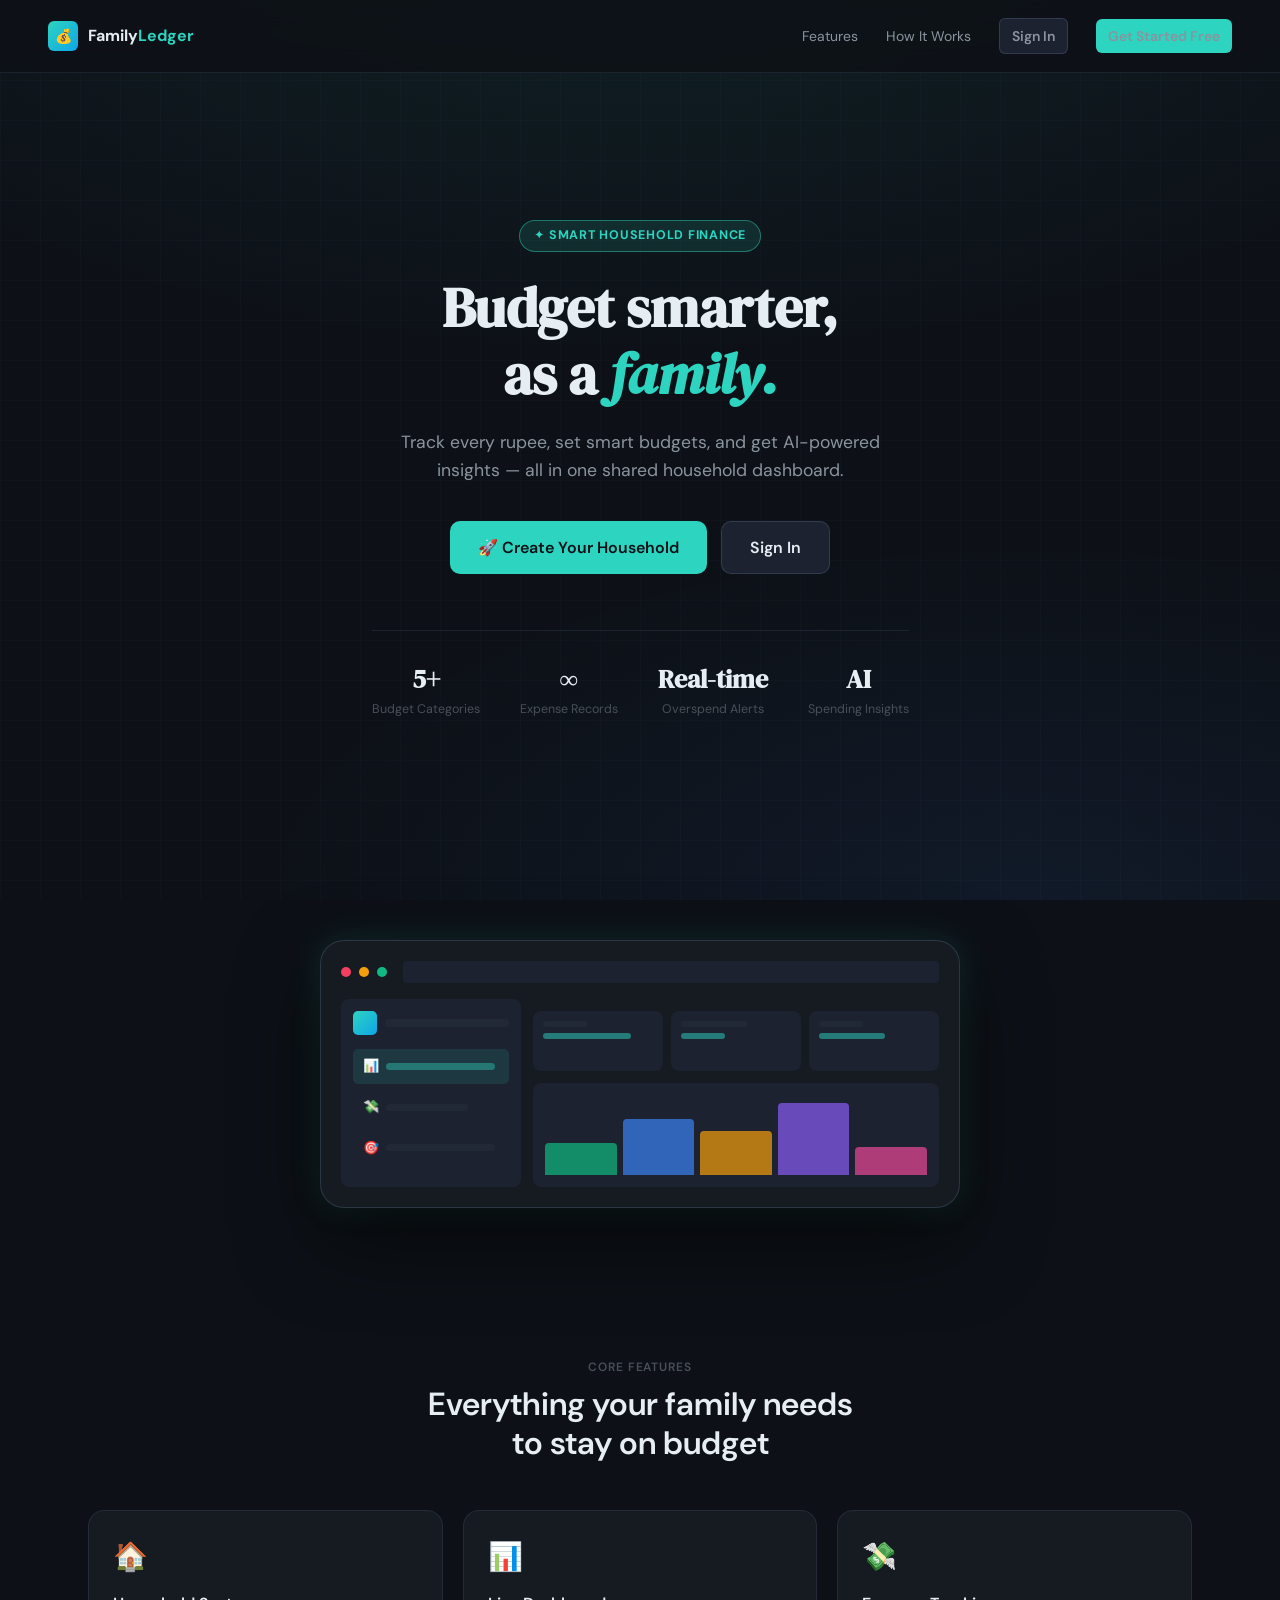
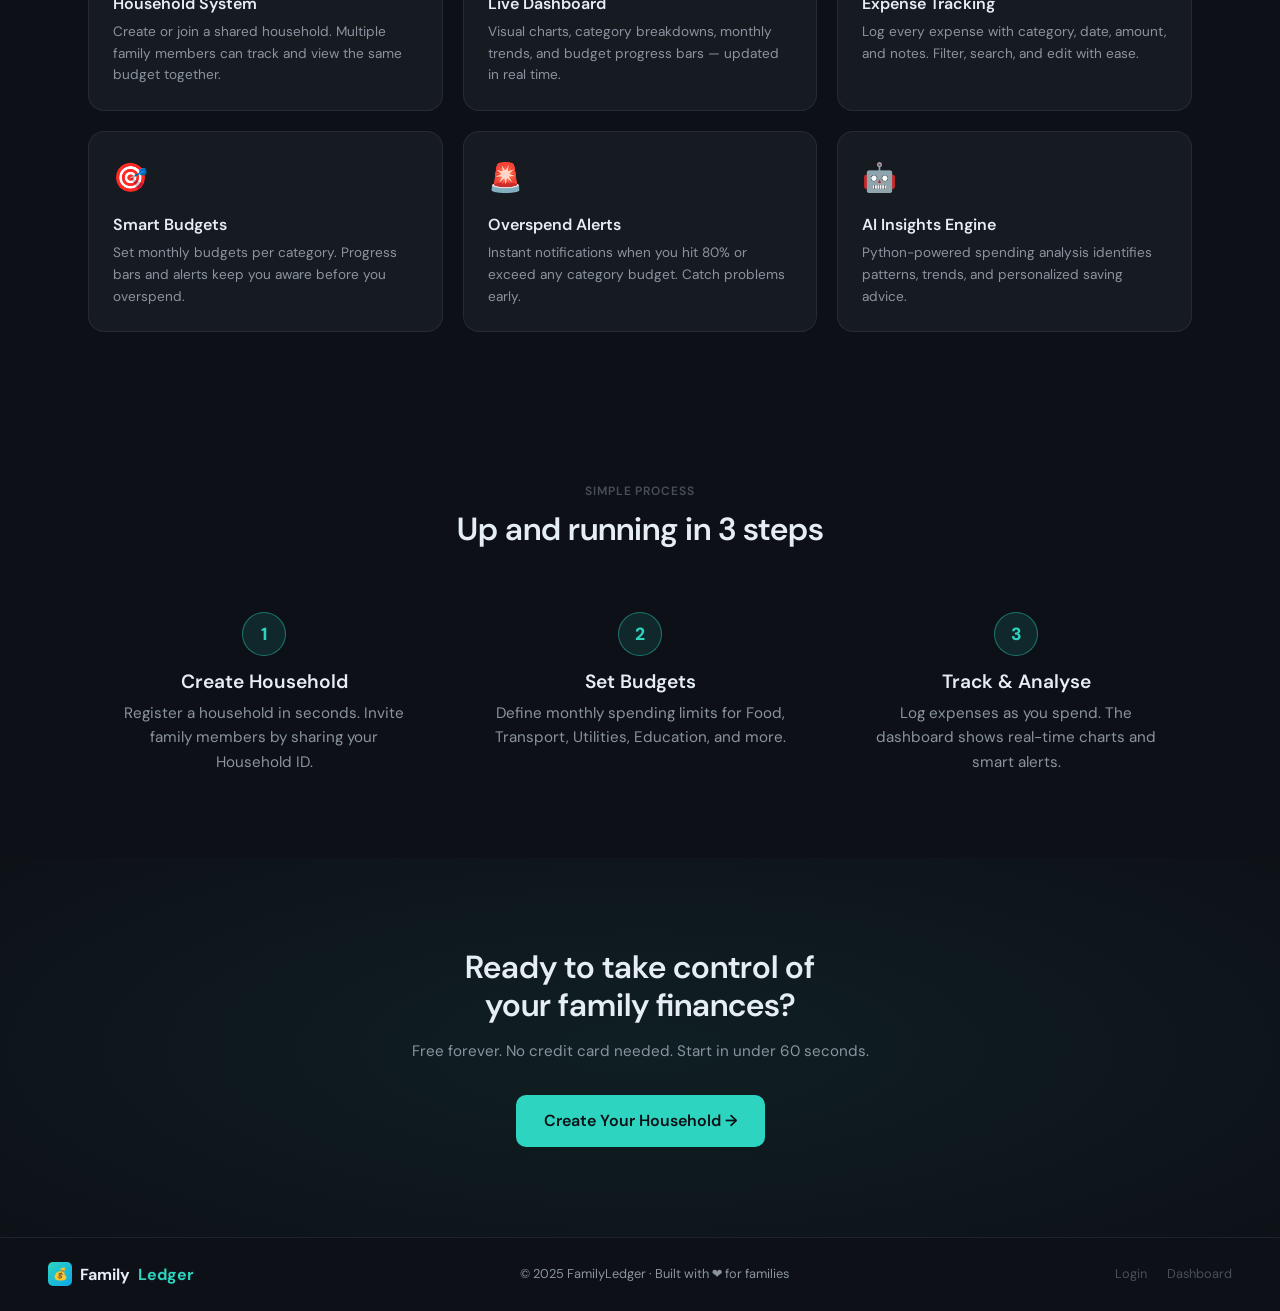
<file: index.html>
<!DOCTYPE html>
<html lang="en">
<head>
  <meta charset="UTF-8" />
  <meta name="viewport" content="width=device-width, initial-scale=1.0" />
  <title>FamilyLedger — Smart Family Budget Planner</title>
  <link rel="stylesheet" href="css/style.css" />
  <style>
    .screenshot-mockup {
      background: var(--bg-surface); border: 1px solid var(--border-default);
      border-radius: var(--radius-xl); padding: 20px;
      box-shadow: 0 32px 80px rgba(0,0,0,0.6), var(--shadow-accent);
      max-width: 640px; margin: 40px auto 0;
    }
    .mock-topbar { display:flex; align-items:center; gap:8px; margin-bottom:16px; }
    .mock-dot    { width:10px;height:10px;border-radius:50%; }
    .mock-bars { display:grid; grid-template-columns:repeat(5,1fr); gap:6px; height:80px; align-items:flex-end; }
    .mock-bar  { border-radius:4px 4px 0 0; background: var(--accent); opacity:0.7; }
    .mock-cards{ display:grid;grid-template-columns:repeat(3,1fr);gap:8px;margin-top:12px; }
    .mock-card { background:var(--bg-elevated);border-radius:8px;padding:10px;height:60px; }
    .mock-line { height:6px;background:var(--bg-overlay);border-radius:4px;margin-bottom:6px; }
    .mock-line.w60{width:60%} .mock-line.w80{width:80%} .mock-line.w40{width:40%} .mock-line.accent{background:var(--accent);opacity:0.5;}
    .how-steps { display:grid;grid-template-columns:repeat(3,1fr);gap:24px;margin-top:40px; }
    .how-step  { text-align:center;padding:24px; }
    .how-step .step-num { width:44px;height:44px;border-radius:50%;background:var(--accent-dim);border:1px solid var(--border-accent);color:var(--accent);font-weight:800;font-size:1.1rem;display:flex;align-items:center;justify-content:center;margin:0 auto 14px; }
    .how-step h3 { margin-bottom:8px; }
    @media(max-width:768px){.how-steps,.features-grid{grid-template-columns:1fr}}
  </style>
</head>
<body class="landing-body">

<!-- ─── Navigation ──────────────────────────────────────────── -->
<nav class="landing-nav">
  <div class="nav-logo">
    <div class="logo-icon">💰</div>
    <span>Family<span style="color:var(--accent)">Ledger</span></span>
  </div>
  <div class="nav-links">
    <a href="#features">Features</a>
    <a href="#how">How It Works</a>
    <a href="login.html" class="btn btn-secondary btn-sm">Sign In</a>
    <a href="login.html?tab=create" class="btn btn-primary btn-sm">Get Started Free</a>
  </div>
</nav>

<!-- ─── Hero ─────────────────────────────────────────────────── -->
<section class="hero">
  <div class="hero-bg"></div>
  <div class="hero-grid"></div>
  <div class="hero-content">
    <div class="hero-eyebrow">✦ Smart Household Finance</div>
    <h1>Budget smarter,<br>as a <span>family.</span></h1>
    <p>Track every rupee, set smart budgets, and get AI-powered insights — all in one shared household dashboard.</p>
    <div class="hero-cta">
      <a href="login.html?tab=create" class="btn btn-primary btn-lg">🚀 Create Your Household</a>
      <a href="login.html" class="btn btn-secondary btn-lg">Sign In</a>
    </div>

    <div class="hero-stats">
      <div class="hero-stat"><div class="s-value">5+</div><div class="s-label">Budget Categories</div></div>
      <div class="hero-stat"><div class="s-value">∞</div><div class="s-label">Expense Records</div></div>
      <div class="hero-stat"><div class="s-value">Real-time</div><div class="s-label">Overspend Alerts</div></div>
      <div class="hero-stat"><div class="s-value">AI</div><div class="s-label">Spending Insights</div></div>
    </div>
  </div>
</section>

<!-- ─── Dashboard Preview ───────────────────────────────────── -->
<div style="padding:0 48px 60px;max-width:900px;margin:0 auto;">
  <div class="screenshot-mockup">
    <div class="mock-topbar">
      <div class="mock-dot" style="background:#f43f5e"></div>
      <div class="mock-dot" style="background:#f59e0b"></div>
      <div class="mock-dot" style="background:#10b981"></div>
      <div style="flex:1;height:22px;background:var(--bg-elevated);border-radius:4px;margin-left:8px"></div>
    </div>
    <div style="display:flex;gap:12px">
      <div style="width:180px;background:var(--bg-elevated);border-radius:8px;padding:12px;flex-shrink:0">
        <div style="display:flex;align-items:center;gap:8px;margin-bottom:14px">
          <div style="width:24px;height:24px;background:linear-gradient(135deg,var(--accent),#0ea5e9);border-radius:5px"></div>
          <div class="mock-line w80" style="height:8px;margin:0"></div>
        </div>
        <div style="display:flex;flex-direction:column;gap:6px">
          <div style="background:var(--accent-dim);border-radius:5px;padding:7px 10px;display:flex;align-items:center;gap:7px"><span style="font-size:13px">📊</span><div class="mock-line w80" style="margin:0;height:7px;background:var(--accent);opacity:0.4"></div></div>
          <div style="padding:7px 10px;display:flex;align-items:center;gap:7px"><span style="font-size:13px">💸</span><div class="mock-line w60" style="margin:0;height:7px"></div></div>
          <div style="padding:7px 10px;display:flex;align-items:center;gap:7px"><span style="font-size:13px">🎯</span><div class="mock-line w80" style="margin:0;height:7px"></div></div>
        </div>
      </div>
      <div style="flex:1">
        <div class="mock-cards" style="margin-bottom:12px">
          <div class="mock-card"><div class="mock-line w40"></div><div class="mock-line w80 accent"></div></div>
          <div class="mock-card"><div class="mock-line w60"></div><div class="mock-line w40 accent"></div></div>
          <div class="mock-card"><div class="mock-line w40"></div><div class="mock-line w60 accent"></div></div>
        </div>
        <div style="background:var(--bg-elevated);border-radius:8px;padding:12px">
          <div class="mock-bars">
            <div class="mock-bar" style="height:40%;background:#10b981"></div>
            <div class="mock-bar" style="height:70%;background:#3b82f6"></div>
            <div class="mock-bar" style="height:55%;background:#f59e0b"></div>
            <div class="mock-bar" style="height:90%;background:#8b5cf6"></div>
            <div class="mock-bar" style="height:35%;background:#ec4899"></div>
          </div>
        </div>
      </div>
    </div>
  </div>
</div>

<!-- ─── Features ─────────────────────────────────────────────── -->
<section class="features-section" id="features">
  <div class="section-label label">Core Features</div>
  <h2>Everything your family needs<br>to stay on budget</h2>
  <div class="features-grid">
    <div class="feature-card">
      <div class="feature-icon">🏠</div>
      <h3>Household System</h3>
      <p>Create or join a shared household. Multiple family members can track and view the same budget together.</p>
    </div>
    <div class="feature-card">
      <div class="feature-icon">📊</div>
      <h3>Live Dashboard</h3>
      <p>Visual charts, category breakdowns, monthly trends, and budget progress bars — updated in real time.</p>
    </div>
    <div class="feature-card">
      <div class="feature-icon">💸</div>
      <h3>Expense Tracking</h3>
      <p>Log every expense with category, date, amount, and notes. Filter, search, and edit with ease.</p>
    </div>
    <div class="feature-card">
      <div class="feature-icon">🎯</div>
      <h3>Smart Budgets</h3>
      <p>Set monthly budgets per category. Progress bars and alerts keep you aware before you overspend.</p>
    </div>
    <div class="feature-card">
      <div class="feature-icon">🚨</div>
      <h3>Overspend Alerts</h3>
      <p>Instant notifications when you hit 80% or exceed any category budget. Catch problems early.</p>
    </div>
    <div class="feature-card">
      <div class="feature-icon">🤖</div>
      <h3>AI Insights Engine</h3>
      <p>Python-powered spending analysis identifies patterns, trends, and personalized saving advice.</p>
    </div>
  </div>
</section>

<!-- ─── How It Works ──────────────────────────────────────────── -->
<section style="padding:60px 48px;max-width:1200px;margin:0 auto" id="how">
  <div class="section-label label" style="text-align:center;margin-bottom:8px">Simple Process</div>
  <h2 style="text-align:center">Up and running in 3 steps</h2>
  <div class="how-steps">
    <div class="how-step">
      <div class="step-num">1</div>
      <h3>Create Household</h3>
      <p>Register a household in seconds. Invite family members by sharing your Household ID.</p>
    </div>
    <div class="how-step">
      <div class="step-num">2</div>
      <h3>Set Budgets</h3>
      <p>Define monthly spending limits for Food, Transport, Utilities, Education, and more.</p>
    </div>
    <div class="how-step">
      <div class="step-num">3</div>
      <h3>Track & Analyse</h3>
      <p>Log expenses as you spend. The dashboard shows real-time charts and smart alerts.</p>
    </div>
  </div>
</section>

<!-- ─── CTA ───────────────────────────────────────────────────── -->
<section class="cta-section">
  <h2>Ready to take control of<br>your family finances?</h2>
  <p>Free forever. No credit card needed. Start in under 60 seconds.</p>
  <a href="login.html?tab=create" class="btn btn-primary btn-lg">Create Your Household →</a>
</section>

<!-- ─── Footer ────────────────────────────────────────────────── -->
<footer class="landing-footer">
  <div style="display:flex;align-items:center;gap:8px;font-weight:700">
    <div style="width:24px;height:24px;background:linear-gradient(135deg,var(--accent),#0ea5e9);border-radius:5px;display:flex;align-items:center;justify-content:center;font-size:12px">💰</div>
    Family<span style="color:var(--accent)">Ledger</span>
  </div>
  <p>© 2025 FamilyLedger · Built with ❤️ for families</p>
  <div style="display:flex;gap:20px">
    <a href="login.html" style="font-size:0.8rem;color:var(--text-muted)">Login</a>
    <a href="dashboard.html" style="font-size:0.8rem;color:var(--text-muted)">Dashboard</a>
  </div>
</footer>

</body>
</html>
</file>
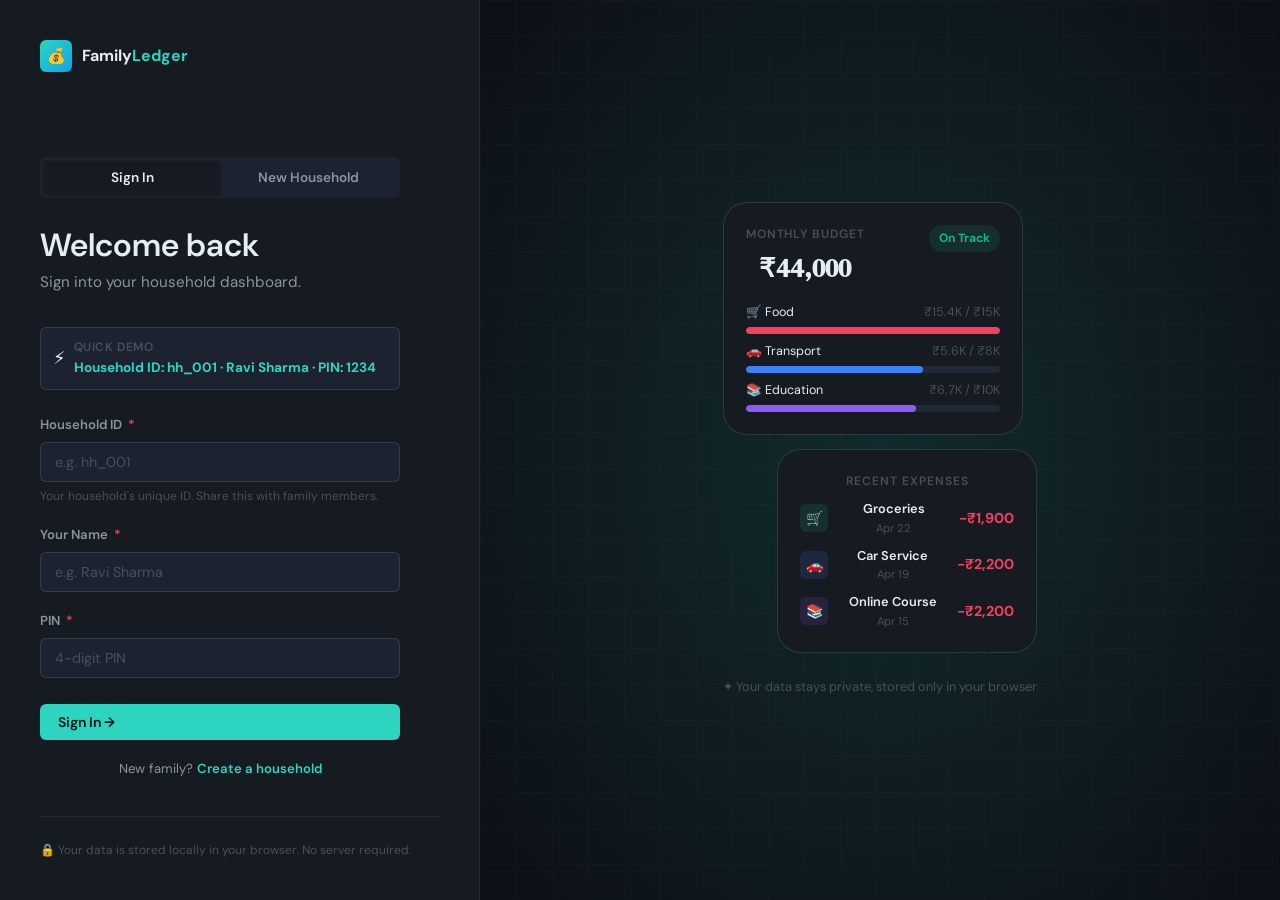
<file: login.html>
<!DOCTYPE html>
<html lang="en">
<head>
  <meta charset="UTF-8" />
  <meta name="viewport" content="width=device-width, initial-scale=1.0" />
  <title>Sign In — FamilyLedger</title>
  <link rel="stylesheet" href="css/style.css" />
  <style>
    .demo-pill {
      display:flex;align-items:center;gap:8px;
      background:var(--bg-elevated);border:1px solid var(--border-default);
      border-radius:var(--radius-sm);padding:10px 12px;
      margin-bottom:24px;cursor:pointer;transition:var(--transition);
    }
    .demo-pill:hover{border-color:var(--border-accent);background:var(--accent-dim)}
    .demo-pill .dp-label{font-size:0.75rem;color:var(--text-muted);font-weight:600;letter-spacing:0.05em;text-transform:uppercase}
    .demo-pill .dp-val{font-size:0.85rem;color:var(--accent);font-weight:700}
    .demo-pill .dp-icon{font-size:18px;flex-shrink:0}
    .floating-card {
      background:var(--bg-surface);border:1px solid var(--border-default);
      border-radius:var(--radius-xl);padding:22px;margin-bottom:14px;
      animation:float 6s ease-in-out infinite;
    }
    @keyframes float{0%,100%{transform:translateY(0)}50%{transform:translateY(-10px)}}
    .floating-card2{animation-delay:-3s;animation:float2 7s ease-in-out infinite}
    @keyframes float2{0%,100%{transform:translateY(0)}50%{transform:translateY(-8px)}}
  </style>
</head>
<body style="margin:0">
<div class="auth-page">

  <!-- ─── Left Panel: Auth Form ─────────────────────────────── -->
  <div class="auth-side">
    <a href="index.html" class="auth-logo">
      <div class="logo-icon">💰</div>
      <span>Family<span style="color:var(--accent)">Ledger</span></span>
    </a>

    <div class="auth-form-wrap">
      <!-- Tabs -->
      <div class="tabs" style="margin-bottom:28px">
        <button class="tab-btn active" id="tab-login" onclick="switchTab('login')">Sign In</button>
        <button class="tab-btn" id="tab-create" onclick="switchTab('create')">New Household</button>
      </div>

      <!-- ─── Login Tab ────────────────────────────────────── -->
      <div class="tab-content active" id="tab-login-content">
        <h2>Welcome back</h2>
        <p class="auth-sub">Sign into your household dashboard.</p>

        <!-- Demo Credentials -->
        <div class="demo-pill" onclick="fillDemo()">
          <span class="dp-icon">⚡</span>
          <div>
            <div class="dp-label">Quick Demo</div>
            <div class="dp-val">Household ID: hh_001 · Ravi Sharma · PIN: 1234</div>
          </div>
        </div>

        <div class="form-group">
          <label class="form-label" for="login-hh-id">Household ID <span class="required">*</span></label>
          <input class="form-input" id="login-hh-id" type="text" placeholder="e.g. hh_001" autocomplete="off" />
          <div class="form-hint">Your household's unique ID. Share this with family members.</div>
        </div>
        <div class="form-group">
          <label class="form-label" for="login-name">Your Name <span class="required">*</span></label>
          <input class="form-input" id="login-name" type="text" placeholder="e.g. Ravi Sharma" autocomplete="name" />
        </div>
        <div class="form-group">
          <label class="form-label" for="login-pin">PIN <span class="required">*</span></label>
          <input class="form-input" id="login-pin" type="password" placeholder="4-digit PIN" maxlength="8" autocomplete="current-password" />
        </div>
        <div id="login-error" class="form-error hidden"></div>
        <button class="btn btn-primary w-full" id="login-btn" style="margin-top:8px" onclick="handleLogin()">
          Sign In →
        </button>
        <p style="text-align:center;margin-top:18px;font-size:0.82rem">
          New family? <a href="#" onclick="switchTab('create')" style="color:var(--accent);font-weight:600">Create a household</a>
        </p>
      </div>

      <!-- ─── Create Household Tab ─────────────────────────── -->
      <div class="tab-content" id="tab-create-content">
        <h2>Create Household</h2>
        <p class="auth-sub">Set up your family's shared budget space.</p>

        <div class="form-group">
          <label class="form-label" for="create-hh-name">Household Name <span class="required">*</span></label>
          <input class="form-input" id="create-hh-name" type="text" placeholder="e.g. The Sharma Family" />
        </div>
        <div class="form-group">
          <label class="form-label" for="create-your-name">Your Name <span class="required">*</span></label>
          <input class="form-input" id="create-your-name" type="text" placeholder="e.g. Ravi Sharma" autocomplete="name" />
        </div>
        <div class="form-group">
          <label class="form-label" for="create-pin">Set PIN <span class="required">*</span></label>
          <input class="form-input" id="create-pin" type="password" placeholder="Min. 4 digits" maxlength="8" />
          <div class="form-hint">All household members will use this PIN to log in.</div>
        </div>
        <div id="create-error" class="form-error hidden"></div>
        <button class="btn btn-primary w-full" style="margin-top:8px" onclick="handleCreate()">
          Create Household →
        </button>
        <p style="text-align:center;margin-top:18px;font-size:0.82rem">
          Already have one? <a href="#" onclick="switchTab('login')" style="color:var(--accent);font-weight:600">Sign in</a>
        </p>
      </div>

    </div>

    <div style="margin-top:auto;padding-top:24px;border-top:1px solid var(--border-subtle)">
      <p style="font-size:0.75rem;color:var(--text-muted)">
        🔒 Your data is stored locally in your browser. No server required.
      </p>
    </div>
  </div>

  <!-- ─── Right Panel: Visual ───────────────────────────────── -->
  <div class="auth-visual">
    <div style="position:absolute;inset:0;background:radial-gradient(ellipse 70% 70% at 50% 50%,rgba(45,212,191,0.06),transparent)"></div>
    <div style="position:absolute;inset:0;background-image:linear-gradient(rgba(99,119,147,0.04) 1px,transparent 1px),linear-gradient(90deg,rgba(99,119,147,0.04) 1px,transparent 1px);background-size:36px 36px"></div>

    <div class="av-content">
      <!-- Mini dashboard preview cards -->
      <div class="floating-card" style="width:300px">
        <div style="display:flex;justify-content:space-between;align-items:flex-start;margin-bottom:14px">
          <div>
            <div class="label" style="margin-bottom:4px">Monthly Budget</div>
            <div style="font-size:1.6rem;font-weight:800;font-family:var(--font-display)">₹44,000</div>
          </div>
          <div style="background:var(--green-dim);color:var(--green);font-size:0.75rem;font-weight:700;padding:4px 10px;border-radius:100px">On Track</div>
        </div>
        <div style="display:flex;flex-direction:column;gap:8px">
          <div>
            <div style="display:flex;justify-content:space-between;margin-bottom:4px">
              <span style="font-size:0.78rem">🛒 Food</span>
              <span style="font-size:0.78rem;color:var(--text-muted)">₹15.4K / ₹15K</span>
            </div>
            <div class="progress-track"><div class="progress-fill over" style="width:100%"></div></div>
          </div>
          <div>
            <div style="display:flex;justify-content:space-between;margin-bottom:4px">
              <span style="font-size:0.78rem">🚗 Transport</span>
              <span style="font-size:0.78rem;color:var(--text-muted)">₹5.6K / ₹8K</span>
            </div>
            <div class="progress-track"><div class="progress-fill" style="width:70%;--fill-color:#3b82f6"></div></div>
          </div>
          <div>
            <div style="display:flex;justify-content:space-between;margin-bottom:4px">
              <span style="font-size:0.78rem">📚 Education</span>
              <span style="font-size:0.78rem;color:var(--text-muted)">₹6.7K / ₹10K</span>
            </div>
            <div class="progress-track"><div class="progress-fill" style="width:67%;--fill-color:#8b5cf6"></div></div>
          </div>
        </div>
      </div>

      <div class="floating-card floating-card2" style="width:260px;margin-left:auto">
        <div class="label" style="margin-bottom:8px">Recent Expenses</div>
        <div style="display:flex;flex-direction:column;gap:8px">
          <div style="display:flex;align-items:center;gap:8px">
            <div style="width:28px;height:28px;background:#10b98122;border-radius:6px;display:flex;align-items:center;justify-content:center;font-size:14px">🛒</div>
            <div style="flex:1"><div style="font-size:0.8rem;font-weight:600">Groceries</div><div style="font-size:0.7rem;color:var(--text-muted)">Apr 22</div></div>
            <div style="font-size:0.9rem;font-weight:700;color:var(--red)">−₹1,900</div>
          </div>
          <div style="display:flex;align-items:center;gap:8px">
            <div style="width:28px;height:28px;background:#3b82f622;border-radius:6px;display:flex;align-items:center;justify-content:center;font-size:14px">🚗</div>
            <div style="flex:1"><div style="font-size:0.8rem;font-weight:600">Car Service</div><div style="font-size:0.7rem;color:var(--text-muted)">Apr 19</div></div>
            <div style="font-size:0.9rem;font-weight:700;color:var(--red)">−₹2,200</div>
          </div>
          <div style="display:flex;align-items:center;gap:8px">
            <div style="width:28px;height:28px;background:#8b5cf622;border-radius:6px;display:flex;align-items:center;justify-content:center;font-size:14px">📚</div>
            <div style="flex:1"><div style="font-size:0.8rem;font-weight:600">Online Course</div><div style="font-size:0.7rem;color:var(--text-muted)">Apr 15</div></div>
            <div style="font-size:0.9rem;font-weight:700;color:var(--red)">−₹2,200</div>
          </div>
        </div>
      </div>

      <div style="margin-top:24px;text-align:center">
        <p style="font-size:0.8rem;color:var(--text-muted)">✦ Your data stays private, stored only in your browser</p>
      </div>
    </div>
  </div>
</div>

<script src="js/auth.js"></script>
<script>
  // Check if we should default to create tab
  const params = new URLSearchParams(window.location.search);
  if (params.get('tab') === 'create') switchTab('create');

  Auth.redirectIfAuthed();

  function switchTab(tab) {
    ['login', 'create'].forEach(t => {
      document.getElementById(`tab-${t}`).classList.toggle('active', t === tab);
      document.getElementById(`tab-${t}-content`).classList.toggle('active', t === tab);
    });
  }

  function fillDemo() {
    document.getElementById('login-hh-id').value = 'hh_001';
    document.getElementById('login-name').value  = 'Ravi Sharma';
    document.getElementById('login-pin').value   = '1234';
  }

  async function handleLogin() {
    const btn = document.getElementById('login-btn');
    const errEl = document.getElementById('login-error');
    errEl.classList.add('hidden');
    btn.textContent = 'Signing in…'; btn.disabled = true;
    try {
      await DB.init();
      await Auth.login(
        document.getElementById('login-hh-id').value.trim(),
        document.getElementById('login-name').value.trim(),
        document.getElementById('login-pin').value
      );
      window.location.href = 'dashboard.html';
    } catch (e) {
      errEl.textContent = e.message;
      errEl.classList.remove('hidden');
      btn.textContent = 'Sign In →'; btn.disabled = false;
    }
  }

  async function handleCreate() {
    const errEl = document.getElementById('create-error');
    errEl.classList.add('hidden');
    try {
      await DB.init();
      await Auth.createHousehold(
        document.getElementById('create-hh-name').value,
        document.getElementById('create-your-name').value,
        document.getElementById('create-pin').value
      );
      window.location.href = 'dashboard.html';
    } catch (e) {
      errEl.textContent = e.message;
      errEl.classList.remove('hidden');
    }
  }

  // Allow Enter key submit
  document.addEventListener('keydown', e => {
    if (e.key === 'Enter') {
      const activeTab = document.querySelector('.tab-content.active');
      if (activeTab.id === 'tab-login-content') handleLogin();
      else handleCreate();
    }
  });
</script>
</body>
</html>
</file>
<file: css/style.css>
/* ============================================================
   Family Budget Planner — Global Stylesheet
   Design System: Refined Financial SaaS
   Aesthetic: Premium dark slate + teal accent
   ============================================================ */

@import url('https://fonts.googleapis.com/css2?family=DM+Serif+Display:ital@0;1&family=DM+Sans:ital,opsz,wght@0,9..40,300;0,9..40,400;0,9..40,500;0,9..40,600;1,9..40,400&display=swap');

/* ─── CSS Variables ─────────────────────────────────────────── */
:root {
  --bg-base:        #0d1117;
  --bg-surface:     #161b22;
  --bg-elevated:    #1c2230;
  --bg-overlay:     #212836;

  --border-subtle:  rgba(99,119,147,0.18);
  --border-default: rgba(99,119,147,0.30);
  --border-accent:  rgba(45,212,191,0.45);

  --text-primary:   #e6edf3;
  --text-secondary: #8b949e;
  --text-muted:     #484f58;
  --text-inverse:   #0d1117;

  --accent:         #2dd4bf;       /* teal */
  --accent-dim:     rgba(45,212,191,0.12);
  --accent-glow:    rgba(45,212,191,0.25);

  --green:          #10b981;
  --green-dim:      rgba(16,185,129,0.12);
  --red:            #f43f5e;
  --red-dim:        rgba(244,63,94,0.12);
  --amber:          #f59e0b;
  --amber-dim:      rgba(245,158,11,0.12);
  --blue:           #3b82f6;
  --blue-dim:       rgba(59,130,246,0.12);
  --purple:         #8b5cf6;
  --purple-dim:     rgba(139,92,246,0.12);
  --pink:           #ec4899;
  --pink-dim:       rgba(236,72,153,0.12);

  --font-display:   'DM Serif Display', Georgia, serif;
  --font-body:      'DM Sans', system-ui, sans-serif;

  --radius-sm:      6px;
  --radius-md:      10px;
  --radius-lg:      16px;
  --radius-xl:      24px;

  --shadow-sm:      0 1px 3px rgba(0,0,0,0.4);
  --shadow-md:      0 4px 16px rgba(0,0,0,0.5);
  --shadow-lg:      0 12px 40px rgba(0,0,0,0.6);
  --shadow-accent:  0 0 32px rgba(45,212,191,0.15);

  --sidebar-w:      240px;
  --topbar-h:       64px;
  --transition:     all 0.2s cubic-bezier(0.4,0,0.2,1);
}

/* ─── Reset ─────────────────────────────────────────────────── */
*, *::before, *::after { box-sizing: border-box; margin: 0; padding: 0; }
html { font-size: 16px; scroll-behavior: smooth; }
body {
  font-family: var(--font-body);
  background: var(--bg-base);
  color: var(--text-primary);
  line-height: 1.6;
  min-height: 100vh;
  -webkit-font-smoothing: antialiased;
}
a { color: inherit; text-decoration: none; }
button { cursor: pointer; font-family: inherit; }
input, select, textarea { font-family: inherit; }
img { max-width: 100%; }
ul { list-style: none; }

/* ─── Typography ─────────────────────────────────────────────── */
h1, h2, h3, h4, h5 { line-height: 1.2; font-weight: 600; }
h1 { font-family: var(--font-display); font-size: clamp(2rem, 5vw, 3.5rem); }
h2 { font-size: clamp(1.4rem, 3vw, 2rem); }
h3 { font-size: 1.2rem; }
h4 { font-size: 1rem; }
p  { color: var(--text-secondary); font-size: 0.95rem; }
.label { font-size: 0.75rem; font-weight: 600; letter-spacing: 0.08em; text-transform: uppercase; color: var(--text-muted); }
.mono  { font-family: 'DM Mono', 'Courier New', monospace; }

/* ─── Layout Shell ───────────────────────────────────────────── */
.app-shell {
  display: flex;
  min-height: 100vh;
}

/* ─── Sidebar ────────────────────────────────────────────────── */
.sidebar {
  width: var(--sidebar-w);
  background: var(--bg-surface);
  border-right: 1px solid var(--border-subtle);
  display: flex;
  flex-direction: column;
  position: fixed;
  top: 0; left: 0;
  height: 100vh;
  z-index: 100;
  transition: var(--transition);
  overflow: hidden;
}
.sidebar-logo {
  display: flex;
  align-items: center;
  gap: 10px;
  padding: 20px 20px 16px;
  border-bottom: 1px solid var(--border-subtle);
}
.sidebar-logo .logo-icon {
  width: 34px; height: 34px;
  background: linear-gradient(135deg, var(--accent), #0ea5e9);
  border-radius: var(--radius-sm);
  display: flex; align-items: center; justify-content: center;
  font-size: 16px; flex-shrink: 0;
}
.sidebar-logo .logo-text { font-weight: 700; font-size: 0.88rem; line-height: 1.2; }
.sidebar-logo .logo-text span { color: var(--accent); }

.sidebar-nav { flex: 1; padding: 12px 10px; overflow-y: auto; }
.nav-section { margin-bottom: 20px; }
.nav-section-label {
  font-size: 0.68rem; font-weight: 700; letter-spacing: 0.1em;
  text-transform: uppercase; color: var(--text-muted);
  padding: 0 10px; margin-bottom: 4px;
}
.nav-item {
  display: flex; align-items: center; gap: 10px;
  padding: 9px 10px; border-radius: var(--radius-sm);
  font-size: 0.875rem; font-weight: 500;
  color: var(--text-secondary);
  transition: var(--transition);
  cursor: pointer; position: relative;
}
.nav-item:hover { background: var(--bg-elevated); color: var(--text-primary); }
.nav-item.active {
  background: var(--accent-dim);
  color: var(--accent);
  border: 1px solid var(--border-accent);
}
.nav-item .nav-icon { font-size: 16px; width: 20px; text-align: center; }
.nav-item .nav-badge {
  margin-left: auto;
  background: var(--red);
  color: white; font-size: 0.65rem; font-weight: 700;
  padding: 2px 6px; border-radius: 100px;
}

.sidebar-footer {
  padding: 12px 10px 16px;
  border-top: 1px solid var(--border-subtle);
}
.household-chip {
  display: flex; align-items: center; gap: 8px;
  background: var(--bg-elevated);
  border: 1px solid var(--border-default);
  border-radius: var(--radius-sm);
  padding: 8px 10px; cursor: pointer;
  transition: var(--transition);
}
.household-chip:hover { border-color: var(--border-accent); }
.household-chip .hh-avatar {
  width: 28px; height: 28px;
  background: linear-gradient(135deg, var(--purple), var(--blue));
  border-radius: 50%;
  display: flex; align-items: center; justify-content: center;
  font-size: 12px; font-weight: 700; flex-shrink: 0;
}
.household-chip .hh-info { flex: 1; min-width: 0; }
.household-chip .hh-name { font-size: 0.8rem; font-weight: 600; white-space: nowrap; overflow: hidden; text-overflow: ellipsis; }
.household-chip .hh-role { font-size: 0.68rem; color: var(--text-muted); }

/* ─── Main Content ───────────────────────────────────────────── */
.main-content {
  margin-left: var(--sidebar-w);
  flex: 1;
  min-height: 100vh;
  display: flex;
  flex-direction: column;
}

/* ─── Topbar ─────────────────────────────────────────────────── */
.topbar {
  height: var(--topbar-h);
  background: var(--bg-surface);
  border-bottom: 1px solid var(--border-subtle);
  display: flex; align-items: center; justify-content: space-between;
  padding: 0 28px;
  position: sticky; top: 0; z-index: 50;
}
.topbar-left { display: flex; align-items: center; gap: 12px; }
.topbar-title { font-size: 1rem; font-weight: 600; }
.topbar-subtitle { font-size: 0.8rem; color: var(--text-muted); }
.topbar-right { display: flex; align-items: center; gap: 12px; }

/* ─── Page Content ───────────────────────────────────────────── */
.page-content { flex: 1; padding: 28px; overflow-y: auto; }
.page-header { margin-bottom: 28px; }
.page-header h2 { margin-bottom: 4px; }

/* ─── Card ───────────────────────────────────────────────────── */
.card {
  background: var(--bg-surface);
  border: 1px solid var(--border-subtle);
  border-radius: var(--radius-lg);
  padding: 22px;
  transition: var(--transition);
}
.card:hover { border-color: var(--border-default); }
.card-header {
  display: flex; align-items: flex-start; justify-content: space-between;
  margin-bottom: 18px;
}
.card-title { font-size: 0.9rem; font-weight: 600; color: var(--text-primary); }
.card-subtitle { font-size: 0.78rem; color: var(--text-muted); margin-top: 2px; }

/* ─── Stat Card ──────────────────────────────────────────────── */
.stat-card {
  background: var(--bg-surface);
  border: 1px solid var(--border-subtle);
  border-radius: var(--radius-lg);
  padding: 22px;
  transition: var(--transition);
  position: relative;
  overflow: hidden;
}
.stat-card::before {
  content: '';
  position: absolute;
  top: 0; left: 0; right: 0; height: 2px;
  background: var(--accent-color, var(--accent));
  opacity: 0.7;
}
.stat-card:hover { transform: translateY(-2px); box-shadow: var(--shadow-md); }
.stat-card .stat-icon {
  width: 38px; height: 38px;
  background: var(--icon-bg, var(--accent-dim));
  border-radius: var(--radius-sm);
  display: flex; align-items: center; justify-content: center;
  font-size: 18px; margin-bottom: 14px;
}
.stat-card .stat-value {
  font-size: 1.8rem; font-weight: 700;
  font-family: var(--font-display);
  letter-spacing: -0.02em;
  margin-bottom: 4px;
}
.stat-card .stat-label { font-size: 0.78rem; color: var(--text-muted); font-weight: 500; }
.stat-card .stat-delta {
  font-size: 0.75rem; font-weight: 600;
  margin-top: 8px;
  display: inline-flex; align-items: center; gap: 4px;
  padding: 2px 8px; border-radius: 100px;
}
.stat-card .stat-delta.up { background: var(--green-dim); color: var(--green); }
.stat-card .stat-delta.down { background: var(--red-dim); color: var(--red); }
.stat-card .stat-delta.neutral { background: var(--amber-dim); color: var(--amber); }

/* ─── Grid System ────────────────────────────────────────────── */
.grid { display: grid; gap: 20px; }
.grid-2 { grid-template-columns: repeat(2, 1fr); }
.grid-3 { grid-template-columns: repeat(3, 1fr); }
.grid-4 { grid-template-columns: repeat(4, 1fr); }
.grid-cols-3-2 { grid-template-columns: 3fr 2fr; }
.grid-cols-2-1 { grid-template-columns: 2fr 1fr; }

/* ─── Buttons ────────────────────────────────────────────────── */
.btn {
  display: inline-flex; align-items: center; gap: 8px;
  padding: 9px 18px; border-radius: var(--radius-sm);
  font-size: 0.875rem; font-weight: 600;
  border: none; transition: var(--transition);
  white-space: nowrap;
}
.btn-primary {
  background: var(--accent);
  color: var(--text-inverse);
}
.btn-primary:hover { background: #14b8a6; box-shadow: var(--shadow-accent); }
.btn-secondary {
  background: var(--bg-elevated);
  color: var(--text-primary);
  border: 1px solid var(--border-default);
}
.btn-secondary:hover { border-color: var(--accent); color: var(--accent); }
.btn-danger {
  background: var(--red-dim);
  color: var(--red);
  border: 1px solid rgba(244,63,94,0.2);
}
.btn-danger:hover { background: var(--red); color: white; }
.btn-ghost { background: transparent; color: var(--text-secondary); padding: 8px 12px; }
.btn-ghost:hover { background: var(--bg-elevated); color: var(--text-primary); }
.btn-icon { padding: 8px; border-radius: var(--radius-sm); }
.btn-sm { padding: 6px 12px; font-size: 0.8rem; }
.btn-lg { padding: 13px 28px; font-size: 1rem; border-radius: var(--radius-md); }

/* ─── Form Elements ──────────────────────────────────────────── */
.form-group { margin-bottom: 18px; }
.form-label {
  display: block; margin-bottom: 7px;
  font-size: 0.82rem; font-weight: 600;
  color: var(--text-secondary);
}
.form-label .required { color: var(--red); margin-left: 3px; }
.form-input, .form-select, .form-textarea {
  width: 100%;
  background: var(--bg-elevated);
  border: 1px solid var(--border-default);
  border-radius: var(--radius-sm);
  padding: 10px 14px;
  font-size: 0.9rem;
  color: var(--text-primary);
  transition: var(--transition);
  outline: none;
  appearance: none;
}
.form-input:focus, .form-select:focus, .form-textarea:focus {
  border-color: var(--accent);
  box-shadow: 0 0 0 3px var(--accent-glow);
}
.form-input::placeholder, .form-textarea::placeholder { color: var(--text-muted); }
.form-select { background-image: url("data:image/svg+xml,%3Csvg xmlns='http://www.w3.org/2000/svg' width='12' height='12' viewBox='0 0 24 24' fill='none' stroke='%238b949e' stroke-width='2'%3E%3Cpath d='M6 9l6 6 6-6'/%3E%3C/svg%3E"); background-repeat: no-repeat; background-position: right 12px center; padding-right: 36px; }
.form-textarea { resize: vertical; min-height: 90px; }
.form-hint { font-size: 0.75rem; color: var(--text-muted); margin-top: 5px; }
.form-error { font-size: 0.75rem; color: var(--red); margin-top: 5px; }
.form-row { display: grid; gap: 16px; grid-template-columns: 1fr 1fr; }

/* ─── Progress Bar ───────────────────────────────────────────── */
.progress-bar-wrap { margin-bottom: 14px; }
.progress-bar-label {
  display: flex; justify-content: space-between; align-items: center;
  margin-bottom: 6px;
}
.progress-bar-label .pb-name { font-size: 0.85rem; font-weight: 500; display: flex; align-items: center; gap: 6px; }
.progress-bar-label .pb-values { font-size: 0.78rem; color: var(--text-muted); }
.progress-track {
  height: 7px; background: var(--bg-overlay);
  border-radius: 100px; overflow: hidden;
}
.progress-fill {
  height: 100%; border-radius: 100px;
  background: var(--fill-color, var(--accent));
  transition: width 0.7s cubic-bezier(0.4,0,0.2,1);
}
.progress-fill.over { background: var(--red); }

/* ─── Alert / Notice ─────────────────────────────────────────── */
.alert {
  display: flex; align-items: flex-start; gap: 12px;
  padding: 13px 16px; border-radius: var(--radius-md);
  font-size: 0.875rem; margin-bottom: 12px;
}
.alert-danger  { background: var(--red-dim);   border: 1px solid rgba(244,63,94,0.25); color: var(--red); }
.alert-warning { background: var(--amber-dim); border: 1px solid rgba(245,158,11,0.25); color: var(--amber); }
.alert-success { background: var(--green-dim); border: 1px solid rgba(16,185,129,0.25); color: var(--green); }
.alert-info    { background: var(--accent-dim); border: 1px solid var(--border-accent); color: var(--accent); }
.alert-icon { font-size: 16px; flex-shrink: 0; margin-top: 1px; }
.alert-body { flex: 1; }
.alert-title { font-weight: 700; margin-bottom: 2px; }
.alert-msg { opacity: 0.85; }

/* ─── Badge ──────────────────────────────────────────────────── */
.badge {
  display: inline-flex; align-items: center; gap: 5px;
  padding: 3px 9px; border-radius: 100px;
  font-size: 0.72rem; font-weight: 700;
}
.badge-green  { background: var(--green-dim);  color: var(--green); }
.badge-red    { background: var(--red-dim);    color: var(--red); }
.badge-amber  { background: var(--amber-dim);  color: var(--amber); }
.badge-blue   { background: var(--blue-dim);   color: var(--blue); }
.badge-purple { background: var(--purple-dim); color: var(--purple); }
.badge-accent { background: var(--accent-dim); color: var(--accent); }

/* ─── Table ──────────────────────────────────────────────────── */
.data-table { width: 100%; border-collapse: collapse; }
.data-table th {
  text-align: left; padding: 11px 14px;
  font-size: 0.72rem; font-weight: 700; letter-spacing: 0.07em; text-transform: uppercase;
  color: var(--text-muted);
  border-bottom: 1px solid var(--border-subtle);
}
.data-table td {
  padding: 13px 14px; font-size: 0.875rem;
  border-bottom: 1px solid var(--border-subtle);
  vertical-align: middle;
}
.data-table tr:last-child td { border-bottom: none; }
.data-table tbody tr:hover { background: var(--bg-elevated); }
.data-table .td-amount { font-weight: 700; font-family: var(--font-display); }
.data-table .td-muted  { color: var(--text-muted); font-size: 0.8rem; }

/* ─── Avatar ─────────────────────────────────────────────────── */
.avatar {
  width: 34px; height: 34px; border-radius: 50%;
  display: flex; align-items: center; justify-content: center;
  font-size: 13px; font-weight: 700; flex-shrink: 0;
  background: linear-gradient(135deg, var(--accent), var(--blue));
  color: var(--text-inverse);
}

/* ─── Tag ────────────────────────────────────────────────────── */
.category-tag {
  display: inline-flex; align-items: center; gap: 5px;
  padding: 3px 10px; border-radius: 100px;
  font-size: 0.78rem; font-weight: 600;
  background: var(--tag-bg, var(--accent-dim));
  color: var(--tag-color, var(--accent));
}

/* ─── Empty State ────────────────────────────────────────────── */
.empty-state {
  text-align: center; padding: 48px 24px;
  color: var(--text-muted);
}
.empty-state .empty-icon { font-size: 48px; margin-bottom: 14px; opacity: 0.5; }
.empty-state h4 { color: var(--text-secondary); margin-bottom: 6px; }
.empty-state p  { font-size: 0.85rem; }

/* ─── Loading ────────────────────────────────────────────────── */
.spinner {
  width: 22px; height: 22px;
  border: 2px solid var(--border-default);
  border-top-color: var(--accent);
  border-radius: 50%;
  animation: spin 0.7s linear infinite;
}
@keyframes spin { to { transform: rotate(360deg); } }

/* ─── Month Filter Pills ─────────────────────────────────────── */
.filter-pills { display: flex; gap: 8px; flex-wrap: wrap; margin-bottom: 20px; }
.filter-pill {
  padding: 6px 14px; border-radius: 100px;
  font-size: 0.8rem; font-weight: 600;
  background: var(--bg-elevated);
  border: 1px solid var(--border-default);
  color: var(--text-secondary);
  cursor: pointer; transition: var(--transition);
}
.filter-pill:hover { border-color: var(--accent); color: var(--accent); }
.filter-pill.active {
  background: var(--accent-dim);
  border-color: var(--border-accent);
  color: var(--accent);
}

/* ─── Chart Container ────────────────────────────────────────── */
.chart-wrap { position: relative; }
.chart-wrap canvas { max-height: 280px; }

/* ─── Divider ────────────────────────────────────────────────── */
.divider { border: none; border-top: 1px solid var(--border-subtle); margin: 20px 0; }

/* ─── Toasts / Notifications ─────────────────────────────────── */
#toast-container {
  position: fixed; top: 20px; right: 24px;
  z-index: 9999; display: flex; flex-direction: column; gap: 10px;
}
.toast {
  display: flex; align-items: flex-start; gap: 12px;
  padding: 13px 18px;
  background: var(--bg-overlay);
  border: 1px solid var(--border-default);
  border-radius: var(--radius-md);
  box-shadow: var(--shadow-lg);
  font-size: 0.875rem; min-width: 280px; max-width: 380px;
  animation: slideIn 0.3s ease;
}
.toast.success { border-left: 3px solid var(--green); }
.toast.error   { border-left: 3px solid var(--red); }
.toast.info    { border-left: 3px solid var(--accent); }
.toast-icon    { font-size: 16px; margin-top: 1px; }
.toast-body    { flex: 1; }
.toast-title   { font-weight: 700; margin-bottom: 2px; }
.toast-msg     { color: var(--text-muted); font-size: 0.8rem; }
@keyframes slideIn { from { opacity: 0; transform: translateX(20px); } to { opacity: 1; transform: none; } }

/* ─── Modal ──────────────────────────────────────────────────── */
.modal-overlay {
  position: fixed; inset: 0;
  background: rgba(0,0,0,0.65); backdrop-filter: blur(4px);
  z-index: 200; display: flex; align-items: center; justify-content: center;
  padding: 20px;
}
.modal {
  background: var(--bg-surface);
  border: 1px solid var(--border-default);
  border-radius: var(--radius-xl);
  padding: 28px; width: 100%; max-width: 480px;
  box-shadow: var(--shadow-lg);
  animation: modalIn 0.25s ease;
}
@keyframes modalIn { from { opacity: 0; transform: scale(0.95); } to { opacity: 1; transform: scale(1); } }
.modal-header { display: flex; align-items: flex-start; justify-content: space-between; margin-bottom: 20px; }
.modal-title  { font-size: 1.1rem; font-weight: 700; }
.modal-close  { background: none; border: none; color: var(--text-muted); font-size: 20px; line-height: 1; padding: 4px; cursor: pointer; transition: var(--transition); border-radius: var(--radius-sm); }
.modal-close:hover { background: var(--bg-elevated); color: var(--text-primary); }
.modal-footer { display: flex; justify-content: flex-end; gap: 10px; margin-top: 24px; }

/* ─── Scrollbar ──────────────────────────────────────────────── */
::-webkit-scrollbar { width: 6px; height: 6px; }
::-webkit-scrollbar-track { background: transparent; }
::-webkit-scrollbar-thumb { background: var(--border-default); border-radius: 100px; }
::-webkit-scrollbar-thumb:hover { background: var(--text-muted); }

/* ─── Responsive ─────────────────────────────────────────────── */
@media (max-width: 1024px) {
  .grid-4 { grid-template-columns: repeat(2, 1fr); }
  .grid-3 { grid-template-columns: repeat(2, 1fr); }
  .grid-cols-3-2, .grid-cols-2-1 { grid-template-columns: 1fr; }
}
@media (max-width: 768px) {
  :root { --sidebar-w: 0px; }
  .sidebar { transform: translateX(-240px); width: 240px; }
  .sidebar.open { transform: translateX(0); }
  .main-content { margin-left: 0; }
  .grid-2, .grid-3, .grid-4 { grid-template-columns: 1fr; }
  .form-row { grid-template-columns: 1fr; }
  .page-content { padding: 16px; }
  .topbar { padding: 0 16px; }
  .data-table { font-size: 0.8rem; }
  .data-table th, .data-table td { padding: 10px 10px; }
}

/* ─── Utility Classes ────────────────────────────────────────── */
.flex         { display: flex; }
.flex-col     { flex-direction: column; }
.items-center { align-items: center; }
.items-start  { align-items: flex-start; }
.justify-between { justify-content: space-between; }
.justify-center  { justify-content: center; }
.gap-sm  { gap: 8px; }
.gap-md  { gap: 16px; }
.gap-lg  { gap: 24px; }
.text-accent  { color: var(--accent); }
.text-green   { color: var(--green); }
.text-red     { color: var(--red); }
.text-amber   { color: var(--amber); }
.text-muted   { color: var(--text-muted); }
.text-sm      { font-size: 0.85rem; }
.text-xs      { font-size: 0.75rem; }
.font-bold    { font-weight: 700; }
.font-medium  { font-weight: 500; }
.mt-sm  { margin-top: 8px; }
.mt-md  { margin-top: 16px; }
.mt-lg  { margin-top: 24px; }
.mb-sm  { margin-bottom: 8px; }
.mb-md  { margin-bottom: 16px; }
.mb-lg  { margin-bottom: 24px; }
.truncate { white-space: nowrap; overflow: hidden; text-overflow: ellipsis; }
.w-full   { width: 100%; }
.hidden   { display: none; }
.cursor-pointer { cursor: pointer; }
.rounded-full   { border-radius: 100px; }

/* ─── Landing Page Specifics ─────────────────────────────────── */
.landing-body { background: var(--bg-base); overflow-x: hidden; }
.landing-nav {
  display: flex; align-items: center; justify-content: space-between;
  padding: 18px 48px;
  position: fixed; top: 0; left: 0; right: 0; z-index: 100;
  background: rgba(13,17,23,0.85); backdrop-filter: blur(12px);
  border-bottom: 1px solid var(--border-subtle);
}
.landing-nav .nav-logo { display: flex; align-items: center; gap: 10px; font-weight: 700; font-size: 1rem; }
.landing-nav .nav-logo .logo-icon { width: 30px; height: 30px; background: linear-gradient(135deg, var(--accent), #0ea5e9); border-radius: 6px; display: flex; align-items: center; justify-content: center; font-size: 14px; }
.landing-nav .nav-links { display: flex; align-items: center; gap: 28px; }
.landing-nav .nav-links a { font-size: 0.875rem; color: var(--text-secondary); transition: var(--transition); }
.landing-nav .nav-links a:hover { color: var(--text-primary); }
.hero {
  min-height: 100vh; display: flex; align-items: center; justify-content: center;
  text-align: center; padding: 100px 20px 60px;
  position: relative; overflow: hidden;
}
.hero-bg {
  position: absolute; inset: 0; z-index: 0;
  background: radial-gradient(ellipse 80% 60% at 50% -20%, rgba(45,212,191,0.1), transparent),
              radial-gradient(ellipse 60% 40% at 80% 100%, rgba(59,130,246,0.08), transparent);
}
.hero-grid {
  position: absolute; inset: 0; z-index: 0;
  background-image: linear-gradient(rgba(99,119,147,0.04) 1px, transparent 1px),
                    linear-gradient(90deg, rgba(99,119,147,0.04) 1px, transparent 1px);
  background-size: 40px 40px;
}
.hero-content { position: relative; z-index: 1; max-width: 760px; }
.hero-eyebrow {
  display: inline-flex; align-items: center; gap: 8px;
  background: var(--accent-dim); border: 1px solid var(--border-accent);
  border-radius: 100px; padding: 5px 14px;
  font-size: 0.78rem; font-weight: 700; color: var(--accent);
  letter-spacing: 0.06em; text-transform: uppercase; margin-bottom: 22px;
}
.hero h1 { margin-bottom: 20px; }
.hero h1 span { color: var(--accent); font-style: italic; }
.hero p { font-size: 1.1rem; max-width: 520px; margin: 0 auto 36px; }
.hero-cta { display: flex; gap: 14px; justify-content: center; flex-wrap: wrap; }
.hero-stats {
  display: flex; gap: 40px; justify-content: center;
  margin-top: 56px; padding-top: 28px;
  border-top: 1px solid var(--border-subtle);
}
.hero-stat .s-value { font-size: 1.6rem; font-weight: 800; font-family: var(--font-display); color: var(--text-primary); }
.hero-stat .s-label { font-size: 0.78rem; color: var(--text-muted); }

.features-section { padding: 90px 48px; max-width: 1200px; margin: 0 auto; }
.features-section .section-label { text-align: center; margin-bottom: 8px; }
.features-section h2 { text-align: center; margin-bottom: 48px; }
.features-grid { display: grid; grid-template-columns: repeat(3, 1fr); gap: 20px; }
.feature-card {
  background: var(--bg-surface); border: 1px solid var(--border-subtle);
  border-radius: var(--radius-lg); padding: 24px;
  transition: var(--transition);
}
.feature-card:hover { border-color: var(--border-accent); transform: translateY(-3px); box-shadow: var(--shadow-accent); }
.feature-icon { font-size: 28px; margin-bottom: 14px; }
.feature-card h3 { margin-bottom: 8px; font-size: 1rem; }
.feature-card p  { font-size: 0.85rem; }

.cta-section {
  padding: 90px 48px; text-align: center;
  position: relative; overflow: hidden;
}
.cta-section::before {
  content: '';
  position: absolute; inset: 0;
  background: radial-gradient(ellipse 70% 80% at 50% 50%, rgba(45,212,191,0.07), transparent);
}
.cta-section h2 { margin-bottom: 14px; position: relative; }
.cta-section p  { margin-bottom: 32px; position: relative; }
.cta-section .btn { position: relative; }

.landing-footer {
  padding: 24px 48px; border-top: 1px solid var(--border-subtle);
  display: flex; align-items: center; justify-content: space-between;
}
.landing-footer p { font-size: 0.8rem; }

/* ─── Login Page ─────────────────────────────────────────────── */
.auth-page {
  min-height: 100vh; display: flex;
  background: var(--bg-base);
}
.auth-side {
  width: 480px; flex-shrink: 0;
  background: var(--bg-surface);
  border-right: 1px solid var(--border-subtle);
  display: flex; flex-direction: column;
  padding: 40px;
}
.auth-side .auth-logo { display: flex; align-items: center; gap: 10px; margin-bottom: 48px; font-weight: 700; }
.auth-side .auth-logo .logo-icon { width: 32px; height: 32px; background: linear-gradient(135deg, var(--accent), #0ea5e9); border-radius: 6px; display: flex; align-items: center; justify-content: center; font-size: 15px; }
.auth-form-wrap { flex: 1; display: flex; flex-direction: column; justify-content: center; max-width: 360px; }
.auth-form-wrap h2 { margin-bottom: 6px; }
.auth-form-wrap .auth-sub { margin-bottom: 32px; }
.auth-visual {
  flex: 1; display: flex; align-items: center; justify-content: center;
  position: relative; overflow: hidden;
  background: radial-gradient(ellipse 60% 70% at 50% 50%, rgba(45,212,191,0.08), transparent);
}
.auth-visual .av-content { position: relative; z-index: 1; text-align: center; padding: 40px; }
.auth-visual .av-card {
  background: var(--bg-surface); border: 1px solid var(--border-default);
  border-radius: var(--radius-xl); padding: 24px; width: 300px;
  text-align: left; box-shadow: var(--shadow-lg);
  margin-bottom: 16px;
}
.tabs {
  display: flex; background: var(--bg-elevated);
  border-radius: var(--radius-sm); padding: 4px; margin-bottom: 24px;
}
.tab-btn {
  flex: 1; padding: 8px; border: none; background: none;
  font-size: 0.85rem; font-weight: 600; color: var(--text-secondary);
  border-radius: calc(var(--radius-sm) - 2px);
  cursor: pointer; transition: var(--transition);
}
.tab-btn.active { background: var(--bg-surface); color: var(--text-primary); box-shadow: var(--shadow-sm); }
.tab-content { display: none; }
.tab-content.active { display: block; }

@media (max-width: 768px) {
  .landing-nav { padding: 14px 20px; }
  .landing-nav .nav-links { display: none; }
  .features-grid { grid-template-columns: 1fr; }
  .features-section, .cta-section { padding: 60px 20px; }
  .hero { padding: 80px 20px 40px; }
  .hero-stats { gap: 20px; flex-wrap: wrap; }
  .auth-side { width: 100%; border-right: none; }
  .auth-visual { display: none; }
  .landing-footer { flex-direction: column; gap: 10px; text-align: center; }
}
</file>
